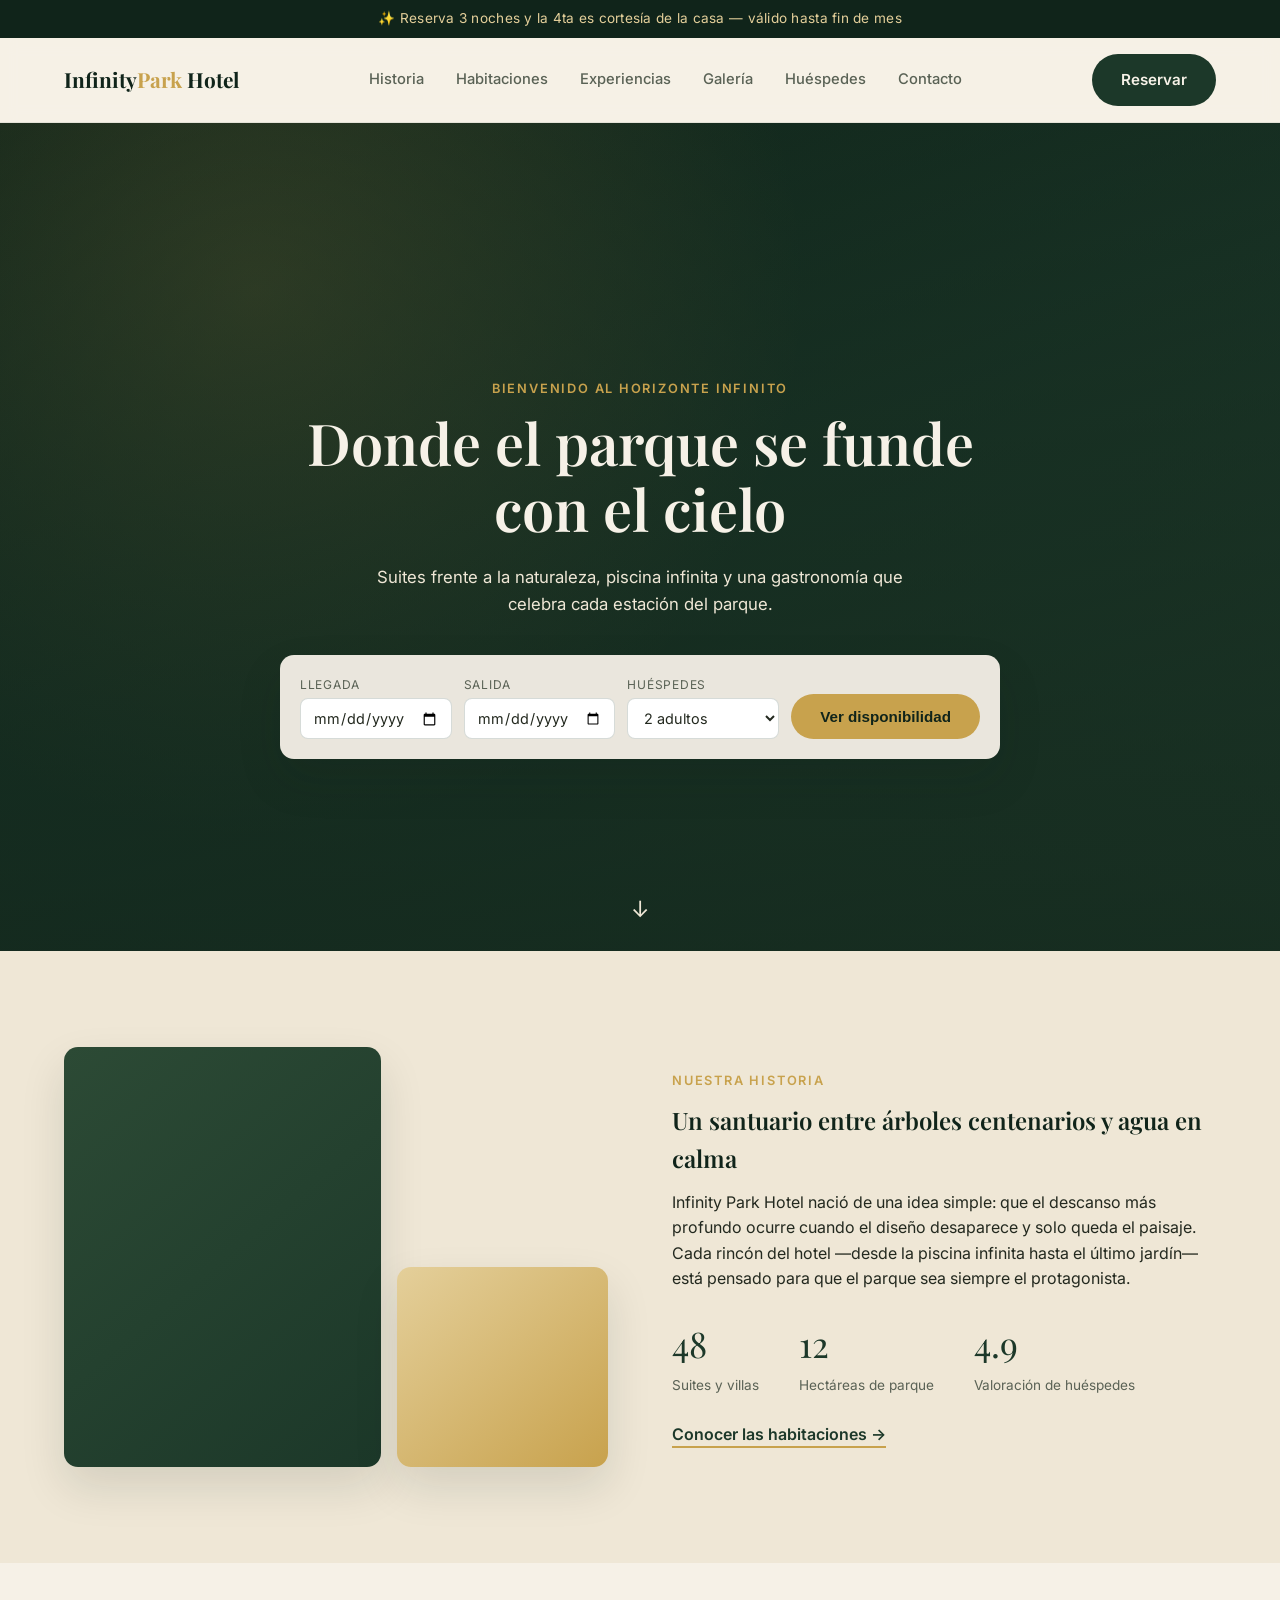
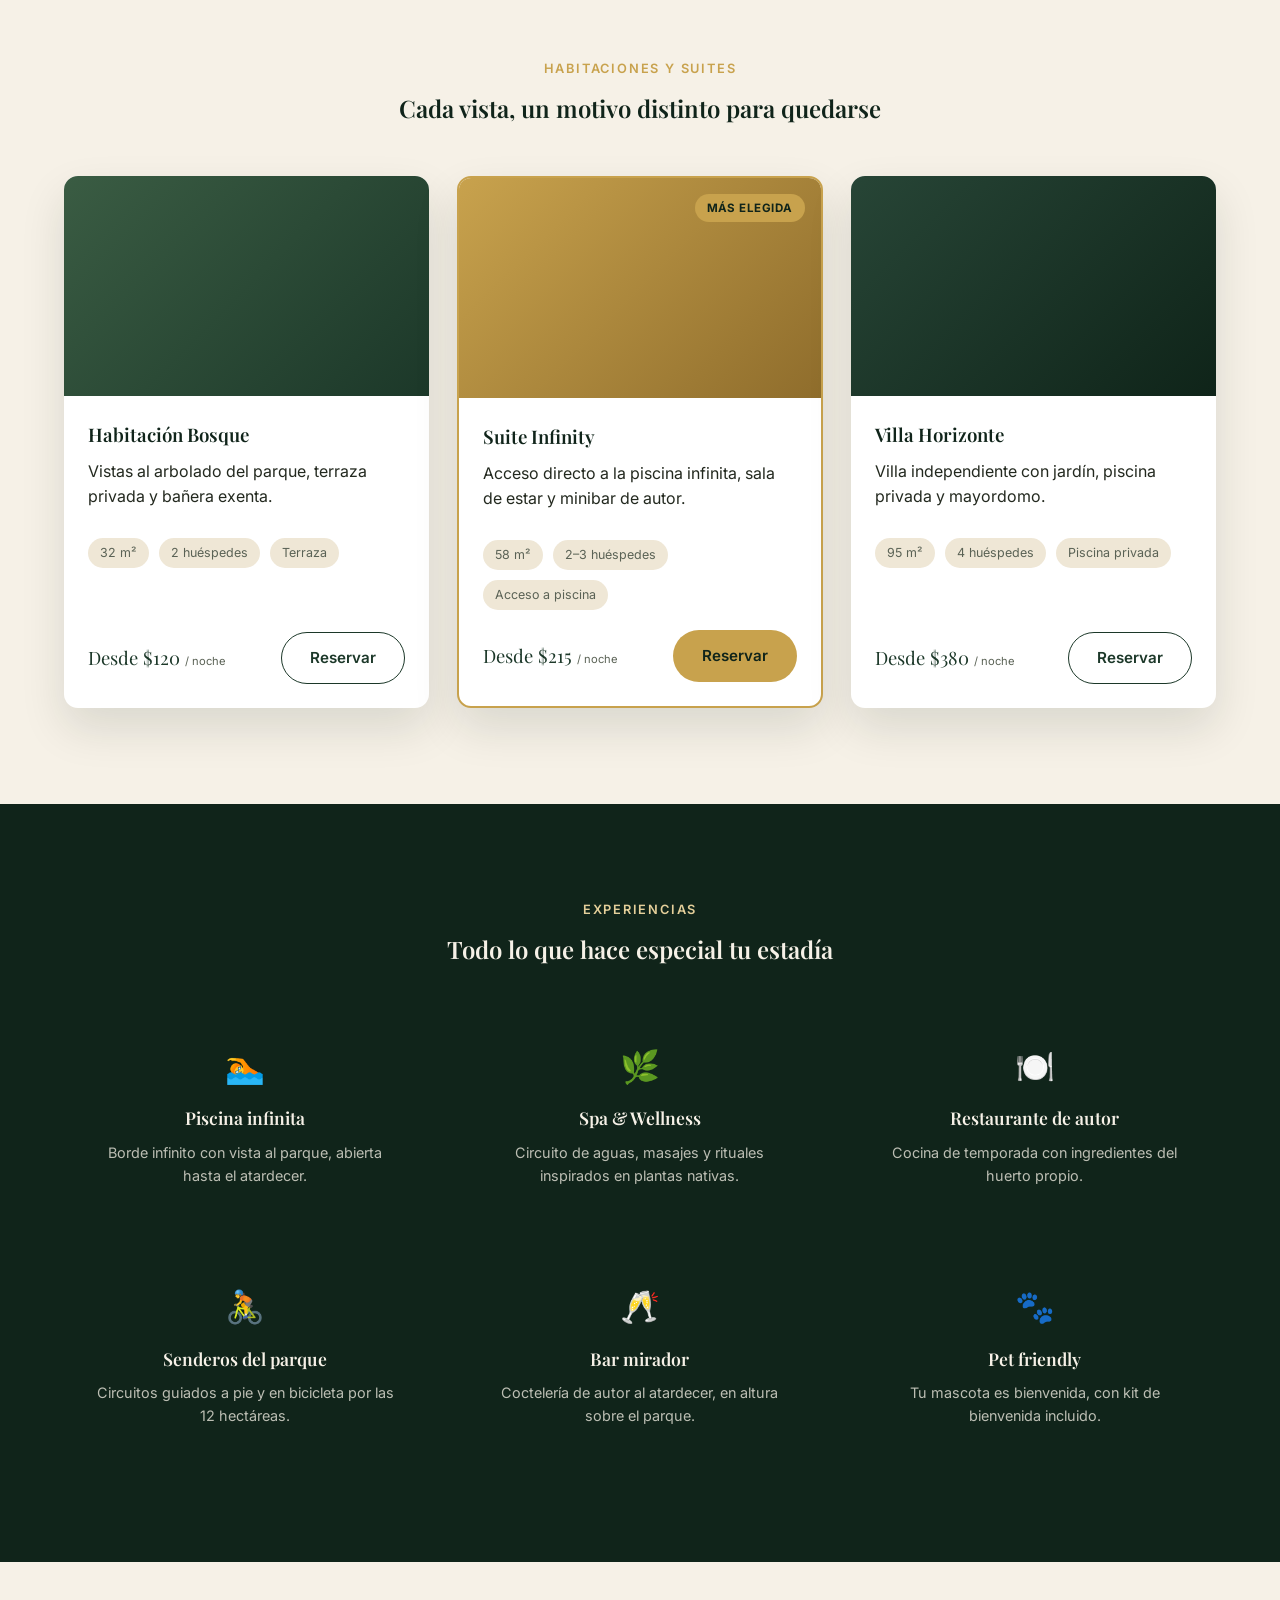
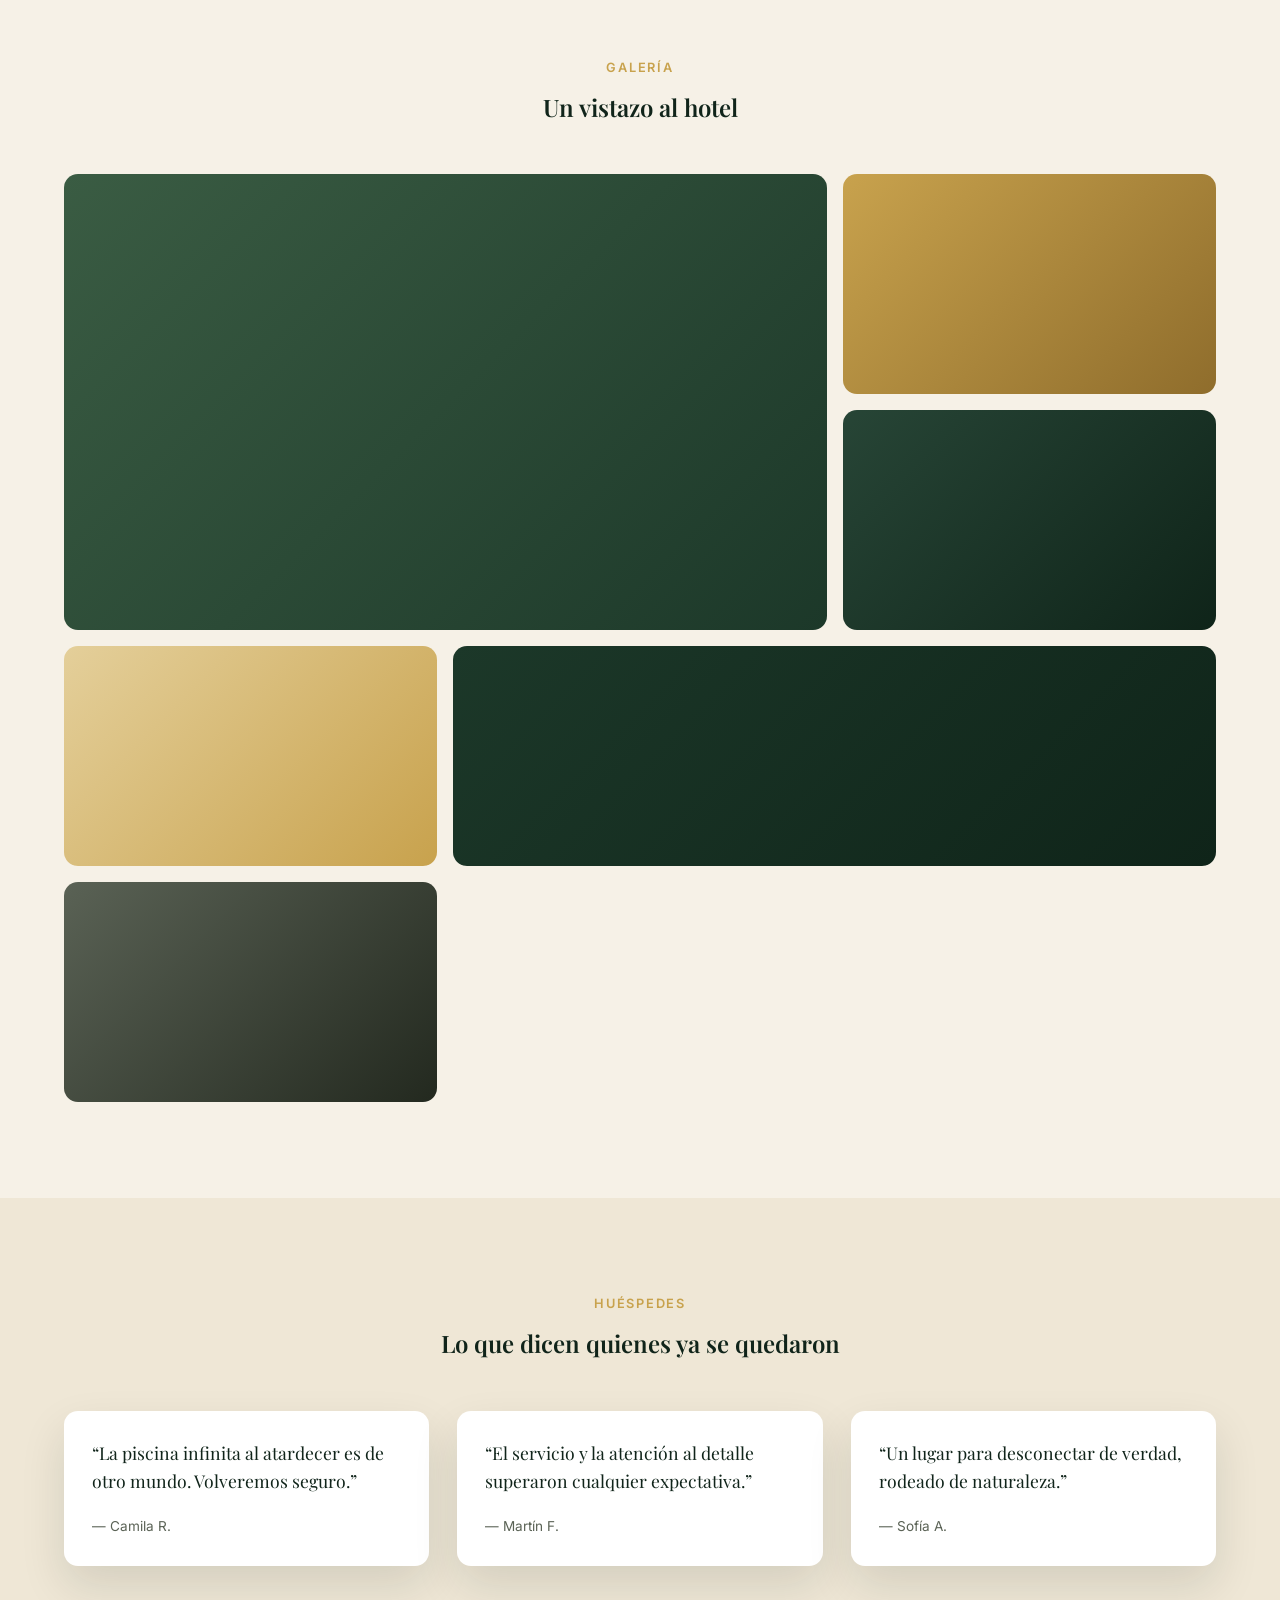
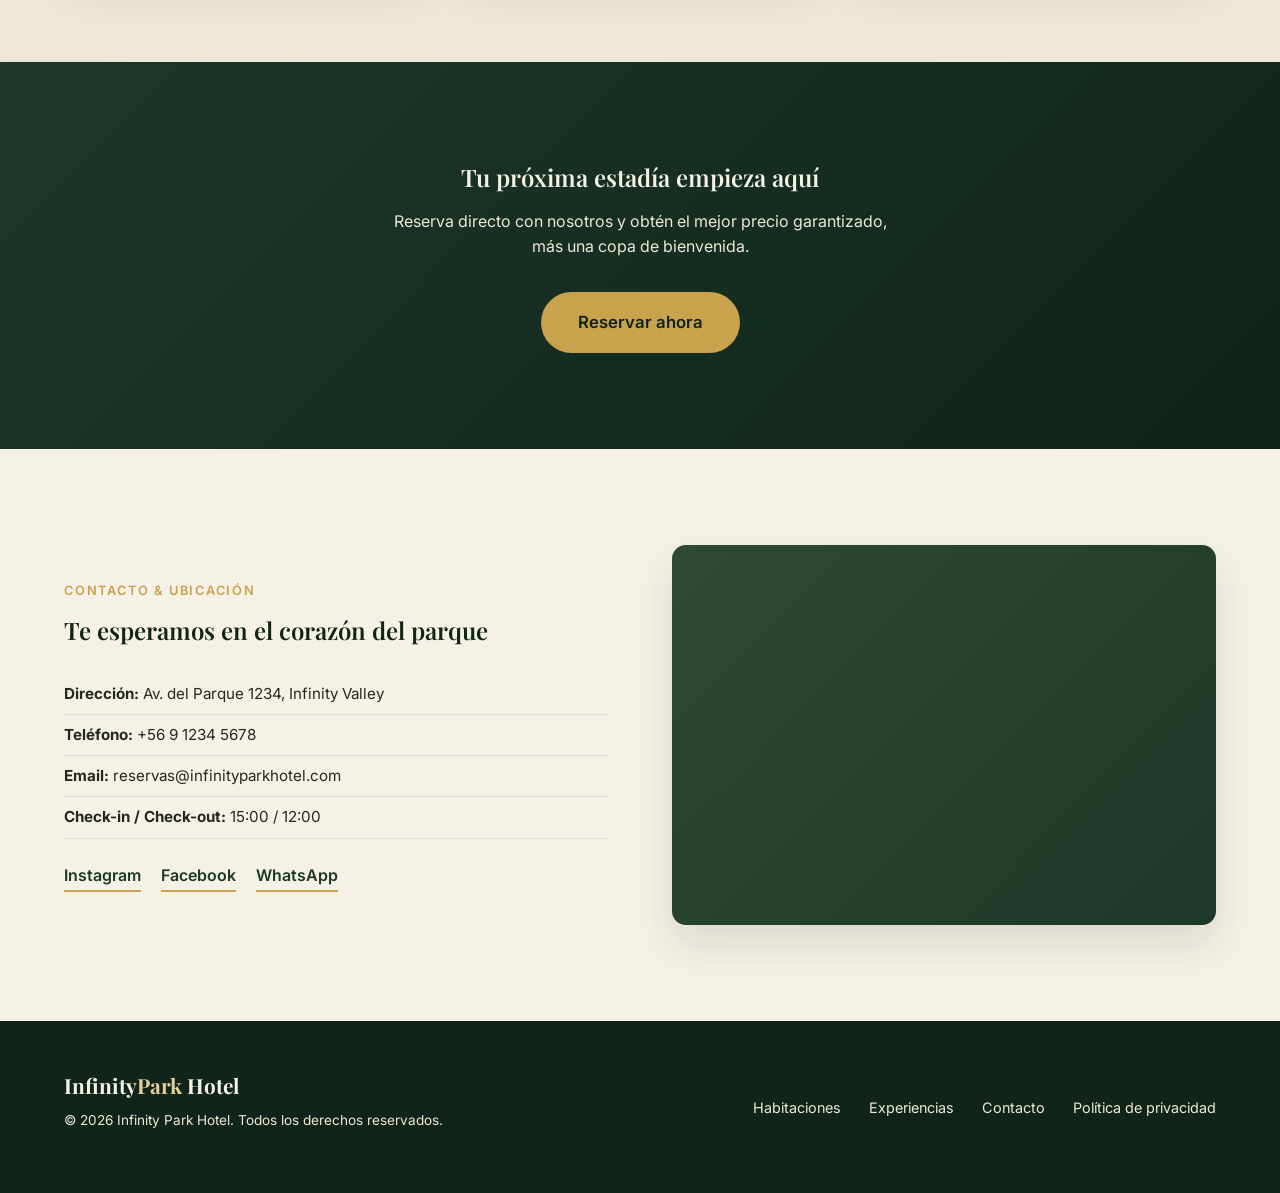
<file: index.html>
<!DOCTYPE html>
<html lang="es">
<head>
<meta charset="UTF-8">
<meta name="viewport" content="width=device-width, initial-scale=1.0">
<title>Infinity Park Hotel — Naturaleza, lujo y horizonte infinito</title>
<meta name="description" content="Infinity Park Hotel: suites con vista al parque, piscina infinita, spa y gastronomía de autor. Reserva tu estadía.">
<link rel="preconnect" href="https://fonts.googleapis.com">
<link rel="preconnect" href="https://fonts.gstatic.com" crossorigin>
<link href="https://fonts.googleapis.com/css2?family=Playfair+Display:wght@500;600;700&family=Inter:wght@400;500;600&display=swap" rel="stylesheet">
<link rel="stylesheet" href="assets/css/styles.css">
</head>
<body>

<div class="announcement">✨ Reserva 3 noches y la 4ta es cortesía de la casa — válido hasta fin de mes</div>

<header class="site-header" id="siteHeader">
  <div class="container header-inner">
    <a href="#home" class="logo">Infinity<span>Park</span> Hotel</a>
    <nav class="main-nav" id="mainNav">
      <a href="#about">Historia</a>
      <a href="#rooms">Habitaciones</a>
      <a href="#amenities">Experiencias</a>
      <a href="#gallery">Galería</a>
      <a href="#testimonials">Huéspedes</a>
      <a href="#contact">Contacto</a>
    </nav>
    <div class="header-actions">
      <a href="#booking" class="btn btn-primary">Reservar</a>
      <button class="nav-toggle" id="navToggle" aria-label="Abrir menú">
        <span></span><span></span><span></span>
      </button>
    </div>
  </div>
</header>

<main>

  <!-- HERO -->
  <section class="hero" id="home">
    <div class="hero-media" aria-hidden="true"></div>
    <div class="hero-overlay"></div>
    <div class="container hero-content">
      <p class="eyebrow">Bienvenido al horizonte infinito</p>
      <h1>Donde el parque se funde<br>con el cielo</h1>
      <p class="hero-sub">Suites frente a la naturaleza, piscina infinita y una gastronomía que celebra cada estación del parque.</p>

      <form class="booking-bar" id="bookingBar">
        <div class="field">
          <label for="checkin">Llegada</label>
          <input type="date" id="checkin" name="checkin" required>
        </div>
        <div class="field">
          <label for="checkout">Salida</label>
          <input type="date" id="checkout" name="checkout" required>
        </div>
        <div class="field">
          <label for="guests">Huéspedes</label>
          <select id="guests" name="guests">
            <option>1 adulto</option>
            <option selected>2 adultos</option>
            <option>2 adultos, 1 niño</option>
            <option>3+ adultos</option>
          </select>
        </div>
        <button type="submit" class="btn btn-gold">Ver disponibilidad</button>
      </form>
    </div>
    <a href="#about" class="scroll-cue" aria-label="Bajar">↓</a>
  </section>

  <!-- ABOUT -->
  <section class="about" id="about">
    <div class="container about-grid">
      <div class="about-media">
        <div class="media-block media-tall"></div>
        <div class="media-block media-accent"></div>
      </div>
      <div class="about-copy">
        <p class="eyebrow">Nuestra historia</p>
        <h2>Un santuario entre árboles centenarios y agua en calma</h2>
        <p>Infinity Park Hotel nació de una idea simple: que el descanso más profundo ocurre cuando el diseño desaparece y solo queda el paisaje. Cada rincón del hotel —desde la piscina infinita hasta el último jardín— está pensado para que el parque sea siempre el protagonista.</p>
        <div class="stats">
          <div class="stat">
            <span class="stat-number">48</span>
            <span class="stat-label">Suites y villas</span>
          </div>
          <div class="stat">
            <span class="stat-number">12</span>
            <span class="stat-label">Hectáreas de parque</span>
          </div>
          <div class="stat">
            <span class="stat-number">4.9</span>
            <span class="stat-label">Valoración de huéspedes</span>
          </div>
        </div>
        <a href="#rooms" class="link-arrow">Conocer las habitaciones →</a>
      </div>
    </div>
  </section>

  <!-- ROOMS -->
  <section class="rooms" id="rooms">
    <div class="container">
      <p class="eyebrow center">Habitaciones y suites</p>
      <h2 class="center">Cada vista, un motivo distinto para quedarse</h2>

      <div class="rooms-grid">
        <article class="room-card">
          <div class="room-media room-media--1"></div>
          <div class="room-body">
            <h3>Habitación Bosque</h3>
            <p>Vistas al arbolado del parque, terraza privada y bañera exenta.</p>
            <ul class="room-tags">
              <li>32 m²</li><li>2 huéspedes</li><li>Terraza</li>
            </ul>
            <div class="room-footer">
              <span class="price">Desde $120 <small>/ noche</small></span>
              <a href="#booking" class="btn btn-outline">Reservar</a>
            </div>
          </div>
        </article>

        <article class="room-card featured">
          <span class="badge">Más elegida</span>
          <div class="room-media room-media--2"></div>
          <div class="room-body">
            <h3>Suite Infinity</h3>
            <p>Acceso directo a la piscina infinita, sala de estar y minibar de autor.</p>
            <ul class="room-tags">
              <li>58 m²</li><li>2–3 huéspedes</li><li>Acceso a piscina</li>
            </ul>
            <div class="room-footer">
              <span class="price">Desde $215 <small>/ noche</small></span>
              <a href="#booking" class="btn btn-gold">Reservar</a>
            </div>
          </div>
        </article>

        <article class="room-card">
          <div class="room-media room-media--3"></div>
          <div class="room-body">
            <h3>Villa Horizonte</h3>
            <p>Villa independiente con jardín, piscina privada y mayordomo.</p>
            <ul class="room-tags">
              <li>95 m²</li><li>4 huéspedes</li><li>Piscina privada</li>
            </ul>
            <div class="room-footer">
              <span class="price">Desde $380 <small>/ noche</small></span>
              <a href="#booking" class="btn btn-outline">Reservar</a>
            </div>
          </div>
        </article>
      </div>
    </div>
  </section>

  <!-- AMENITIES -->
  <section class="amenities" id="amenities">
    <div class="container">
      <p class="eyebrow center">Experiencias</p>
      <h2 class="center">Todo lo que hace especial tu estadía</h2>

      <div class="amenities-grid">
        <div class="amenity"><div class="amenity-icon">🏊</div><h3>Piscina infinita</h3><p>Borde infinito con vista al parque, abierta hasta el atardecer.</p></div>
        <div class="amenity"><div class="amenity-icon">🌿</div><h3>Spa &amp; Wellness</h3><p>Circuito de aguas, masajes y rituales inspirados en plantas nativas.</p></div>
        <div class="amenity"><div class="amenity-icon">🍽️</div><h3>Restaurante de autor</h3><p>Cocina de temporada con ingredientes del huerto propio.</p></div>
        <div class="amenity"><div class="amenity-icon">🚴</div><h3>Senderos del parque</h3><p>Circuitos guiados a pie y en bicicleta por las 12 hectáreas.</p></div>
        <div class="amenity"><div class="amenity-icon">🥂</div><h3>Bar mirador</h3><p>Coctelería de autor al atardecer, en altura sobre el parque.</p></div>
        <div class="amenity"><div class="amenity-icon">🐾</div><h3>Pet friendly</h3><p>Tu mascota es bienvenida, con kit de bienvenida incluido.</p></div>
      </div>
    </div>
  </section>

  <!-- GALLERY -->
  <section class="gallery" id="gallery">
    <div class="container">
      <p class="eyebrow center">Galería</p>
      <h2 class="center">Un vistazo al hotel</h2>
      <div class="gallery-grid">
        <div class="gallery-item gi-1"></div>
        <div class="gallery-item gi-2"></div>
        <div class="gallery-item gi-3"></div>
        <div class="gallery-item gi-4"></div>
        <div class="gallery-item gi-5"></div>
        <div class="gallery-item gi-6"></div>
      </div>
    </div>
  </section>

  <!-- TESTIMONIALS -->
  <section class="testimonials" id="testimonials">
    <div class="container">
      <p class="eyebrow center">Huéspedes</p>
      <h2 class="center">Lo que dicen quienes ya se quedaron</h2>
      <div class="testimonial-grid">
        <blockquote class="testimonial">
          <p>“La piscina infinita al atardecer es de otro mundo. Volveremos seguro.”</p>
          <cite>— Camila R.</cite>
        </blockquote>
        <blockquote class="testimonial">
          <p>“El servicio y la atención al detalle superaron cualquier expectativa.”</p>
          <cite>— Martín F.</cite>
        </blockquote>
        <blockquote class="testimonial">
          <p>“Un lugar para desconectar de verdad, rodeado de naturaleza.”</p>
          <cite>— Sofía A.</cite>
        </blockquote>
      </div>
    </div>
  </section>

  <!-- BOOKING CTA -->
  <section class="cta" id="booking">
    <div class="container cta-inner">
      <h2>Tu próxima estadía empieza aquí</h2>
      <p>Reserva directo con nosotros y obtén el mejor precio garantizado, más una copa de bienvenida.</p>
      <a href="#contact" class="btn btn-gold btn-lg">Reservar ahora</a>
    </div>
  </section>

  <!-- CONTACT -->
  <section class="contact" id="contact">
    <div class="container contact-grid">
      <div class="contact-info">
        <p class="eyebrow">Contacto &amp; ubicación</p>
        <h2>Te esperamos en el corazón del parque</h2>
        <ul class="contact-list">
          <li><strong>Dirección:</strong> Av. del Parque 1234, Infinity Valley</li>
          <li><strong>Teléfono:</strong> +56 9 1234 5678</li>
          <li><strong>Email:</strong> reservas@infinityparkhotel.com</li>
          <li><strong>Check-in / Check-out:</strong> 15:00 / 12:00</li>
        </ul>
        <div class="social-links">
          <a href="#" aria-label="Instagram">Instagram</a>
          <a href="#" aria-label="Facebook">Facebook</a>
          <a href="#" aria-label="WhatsApp">WhatsApp</a>
        </div>
      </div>
      <div class="contact-map" aria-hidden="true"></div>
    </div>
  </section>

</main>

<footer class="site-footer">
  <div class="container footer-inner">
    <div>
      <a href="#home" class="logo logo-light">Infinity<span>Park</span> Hotel</a>
      <p>© <span id="year"></span> Infinity Park Hotel. Todos los derechos reservados.</p>
    </div>
    <div class="footer-links">
      <a href="#rooms">Habitaciones</a>
      <a href="#amenities">Experiencias</a>
      <a href="#contact">Contacto</a>
      <a href="#">Política de privacidad</a>
    </div>
  </div>
</footer>

<script src="assets/js/main.js"></script>
</body>
</html>
</file>
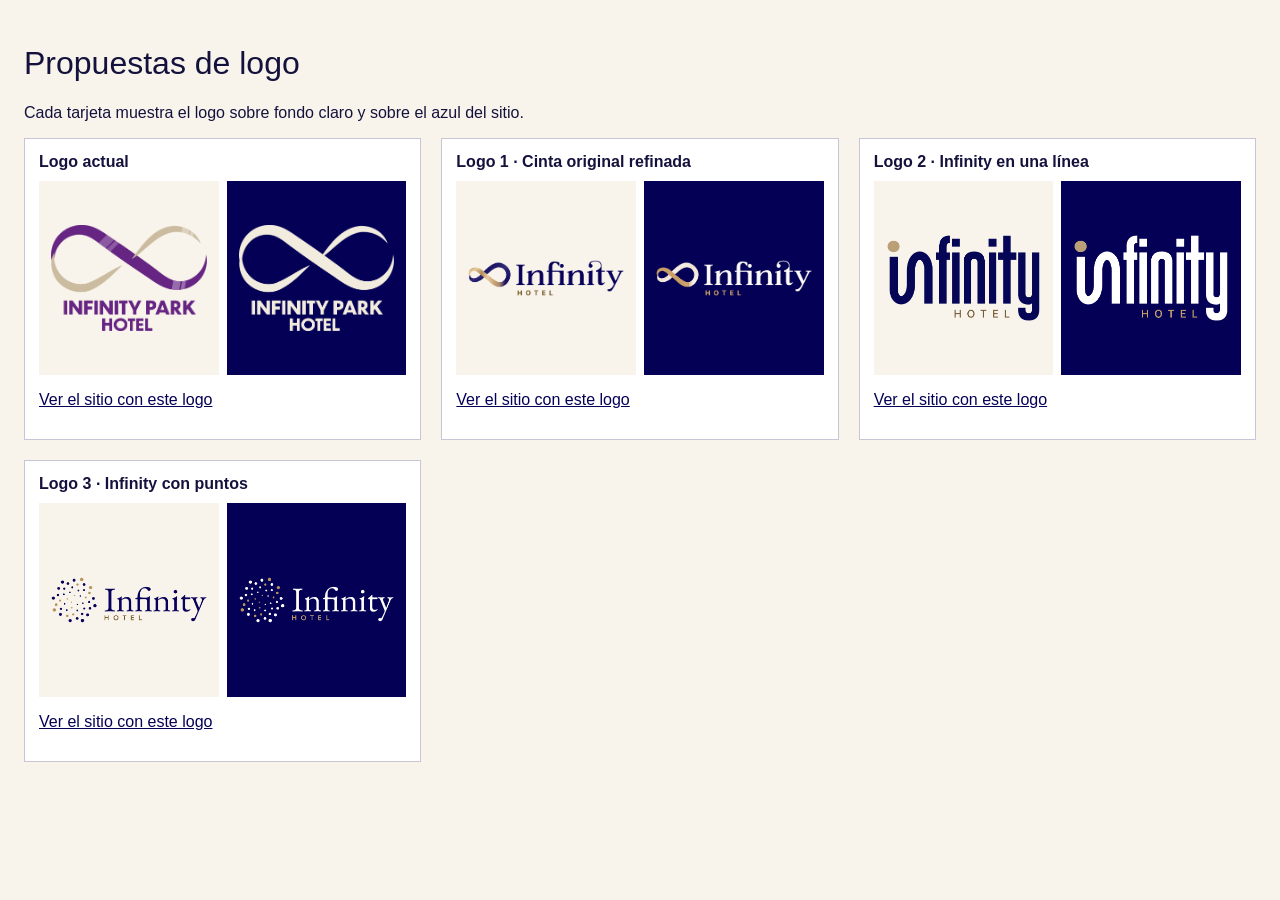
<file: propuesta-2/logos/index.html>
<!doctype html><html lang="es"><head><meta charset="utf-8"><meta name="viewport" content="width=device-width,initial-scale=1"><title>Propuestas de logo — Hotel Infinity</title><meta name="robots" content="noindex">
<style>body{margin:0;font-family:Jost,Arial,sans-serif;background:#F8F4EB;color:#14123D;padding:24px}h1{font-weight:500}.g{display:grid;grid-template-columns:repeat(auto-fill,minmax(340px,1fr));gap:20px}.c{border:1px solid #c9c4d6;padding:14px;background:#fff}.c h2{font-size:16px;margin:0 0 10px}.row{display:grid;grid-template-columns:1fr 1fr;gap:8px}.row div{display:flex;align-items:center;justify-content:center;height:170px;padding:12px;overflow:hidden}.bg1{background:#F8F4EB}.bg2{background:#040055}.row img{max-width:100%;max-height:140px;width:auto;height:auto;object-fit:contain}a{color:#040055}</style></head><body>
<h1>Propuestas de logo</h1><p>Cada tarjeta muestra el logo sobre fondo claro y sobre el azul del sitio.</p><div class="g"><article class="c"><h2>Logo actual</h2>
<div class="row"><div class="bg1"><img src="../assets/logos/actual.png" alt="Logo 1 sobre fondo claro"></div><div class="bg2"><img src="../assets/logos/actual-claro.png" alt="Logo 1 sobre fondo azul"></div></div>
<p><a href="actual/">Ver el sitio con este logo</a></p></article><article class="c"><h2>Logo 1 · Cinta original refinada</h2>
<div class="row"><div class="bg1"><img src="../assets/logos/cinta.png" alt="Logo 2 sobre fondo claro"></div><div class="bg2"><img src="../assets/logos/cinta-claro.png" alt="Logo 2 sobre fondo azul"></div></div>
<p><a href="cinta/">Ver el sitio con este logo</a></p></article><article class="c"><h2>Logo 2 · Infinity en una línea</h2>
<div class="row"><div class="bg1"><img src="../assets/logos/monograma-in.png" alt="Logo 3 sobre fondo claro"></div><div class="bg2"><img src="../assets/logos/monograma-in-claro.png" alt="Logo 3 sobre fondo azul"></div></div>
<p><a href="monograma-in/">Ver el sitio con este logo</a></p></article><article class="c"><h2>Logo 3 · Infinity con puntos</h2>
<div class="row"><div class="bg1"><img src="../assets/logos/puntos.png" alt="Logo 4 sobre fondo claro"></div><div class="bg2"><img src="../assets/logos/puntos-claro.png" alt="Logo 4 sobre fondo azul"></div></div>
<p><a href="puntos/">Ver el sitio con este logo</a></p></article></div></body></html>
</file>
<file: assets/css/styles.css>
/* ===== Design tokens ===== */
:root {
  --color-forest: #1c3829;
  --color-forest-deep: #10241a;
  --color-cream: #f6f1e7;
  --color-cream-soft: #efe7d6;
  --color-gold: #c8a24d;
  --color-gold-soft: #e4cf9a;
  --color-ink: #23291f;
  --color-ink-soft: #5a6255;

  --font-display: 'Playfair Display', Georgia, serif;
  --font-body: 'Inter', system-ui, -apple-system, sans-serif;

  --container-w: 1200px;
  --radius: 14px;
  --shadow-soft: 0 20px 45px rgba(16, 36, 26, 0.12);
}

* { box-sizing: border-box; }
html { scroll-behavior: smooth; }
body {
  margin: 0;
  font-family: var(--font-body);
  color: var(--color-ink);
  background: var(--color-cream);
  line-height: 1.6;
}
img { max-width: 100%; display: block; }
h1, h2, h3 { font-family: var(--font-display); font-weight: 600; margin: 0 0 .5em; color: var(--color-forest-deep); }
p { margin: 0 0 1em; }
a { color: inherit; text-decoration: none; }
.container { max-width: var(--container-w); margin: 0 auto; padding: 0 24px; }

.eyebrow {
  display: inline-block;
  font-size: .8rem;
  letter-spacing: .14em;
  text-transform: uppercase;
  color: var(--color-gold);
  font-weight: 600;
  margin-bottom: .75em;
}
.center { text-align: center; display: block; }
h2.center, p.eyebrow.center { display: block; text-align: center; }

/* ===== Buttons ===== */
.btn {
  display: inline-flex;
  align-items: center;
  justify-content: center;
  padding: 13px 28px;
  border-radius: 999px;
  font-weight: 600;
  font-size: .95rem;
  border: 1px solid transparent;
  cursor: pointer;
  transition: transform .2s ease, box-shadow .2s ease, background .2s ease;
  white-space: nowrap;
}
.btn:hover { transform: translateY(-2px); }
.btn-primary { background: var(--color-forest); color: var(--color-cream); }
.btn-primary:hover { box-shadow: var(--shadow-soft); }
.btn-gold { background: var(--color-gold); color: var(--color-forest-deep); }
.btn-gold:hover { background: var(--color-gold-soft); }
.btn-outline { background: transparent; color: var(--color-forest); border-color: var(--color-forest); }
.btn-outline:hover { background: var(--color-forest); color: var(--color-cream); }
.btn-lg { padding: 16px 36px; font-size: 1.05rem; }

/* ===== Announcement bar ===== */
.announcement {
  background: var(--color-forest-deep);
  color: var(--color-gold-soft);
  text-align: center;
  font-size: .85rem;
  padding: 8px 16px;
  letter-spacing: .02em;
}

/* ===== Header ===== */
.site-header {
  position: sticky;
  top: 0;
  z-index: 50;
  background: rgba(246, 241, 231, 0.92);
  backdrop-filter: blur(8px);
  border-bottom: 1px solid rgba(28, 56, 41, 0.08);
}
.header-inner {
  display: flex;
  align-items: center;
  justify-content: space-between;
  padding: 16px 24px;
}
.logo {
  font-family: var(--font-display);
  font-size: 1.3rem;
  font-weight: 700;
  color: var(--color-forest-deep);
}
.logo span { color: var(--color-gold); }
.logo-light { color: var(--color-cream); }
.logo-light span { color: var(--color-gold-soft); }
.main-nav {
  display: flex;
  gap: 32px;
}
.main-nav a {
  font-size: .92rem;
  font-weight: 500;
  color: var(--color-ink-soft);
  transition: color .2s ease;
}
.main-nav a:hover { color: var(--color-forest); }
.header-actions { display: flex; align-items: center; gap: 16px; }
.nav-toggle {
  display: none;
  flex-direction: column;
  gap: 5px;
  background: none;
  border: none;
  cursor: pointer;
  padding: 6px;
}
.nav-toggle span { width: 24px; height: 2px; background: var(--color-forest-deep); }

/* ===== Hero ===== */
.hero {
  position: relative;
  min-height: 92vh;
  display: flex;
  flex-direction: column;
  align-items: center;
  justify-content: center;
  overflow: hidden;
  color: var(--color-cream);
  text-align: center;
}
.hero-media {
  position: absolute;
  inset: 0;
  background:
    radial-gradient(circle at 20% 20%, rgba(200,162,77,.25), transparent 45%),
    linear-gradient(160deg, #0f2419 0%, #1c3829 45%, #2c4a35 100%);
}
.hero-overlay {
  position: absolute;
  inset: 0;
  background: linear-gradient(to bottom, rgba(16,36,26,.35), rgba(16,36,26,.75));
}
.hero-content { position: relative; z-index: 2; padding-top: 60px; }
.hero-content h1 {
  color: var(--color-cream);
  font-size: clamp(2.2rem, 5vw, 3.6rem);
  line-height: 1.15;
  margin-bottom: .4em;
}
.hero-sub {
  max-width: 560px;
  margin: 0 auto 2.2em;
  color: var(--color-cream-soft);
  font-size: 1.05rem;
}
.eyebrow.hero-eyebrow { color: var(--color-gold-soft); }

.booking-bar {
  display: flex;
  flex-wrap: wrap;
  gap: 12px;
  align-items: end;
  background: rgba(246,241,231,.95);
  border-radius: var(--radius);
  padding: 20px;
  max-width: 720px;
  margin: 0 auto;
  box-shadow: var(--shadow-soft);
}
.booking-bar .field {
  display: flex;
  flex-direction: column;
  text-align: left;
  flex: 1;
  min-width: 140px;
}
.booking-bar label {
  font-size: .75rem;
  text-transform: uppercase;
  letter-spacing: .06em;
  color: var(--color-ink-soft);
  margin-bottom: 4px;
}
.booking-bar input, .booking-bar select {
  border: 1px solid rgba(28,56,41,.18);
  border-radius: 8px;
  padding: 10px 12px;
  font-family: var(--font-body);
  font-size: .9rem;
  color: var(--color-ink);
  background: #fff;
}
.scroll-cue {
  position: absolute;
  bottom: 24px;
  left: 50%;
  transform: translateX(-50%);
  color: var(--color-cream-soft);
  font-size: 1.4rem;
  animation: bounce 2s infinite;
  z-index: 2;
}
@keyframes bounce {
  0%, 100% { transform: translate(-50%, 0); }
  50% { transform: translate(-50%, 8px); }
}

/* ===== Section spacing ===== */
section { padding: 96px 0; scroll-margin-top: 88px; }
.rooms, .gallery, .contact { background: var(--color-cream); }
.about, .testimonials { background: var(--color-cream-soft); }
.amenities { background: var(--color-forest-deep); color: var(--color-cream); }
.amenities h2, .amenities .eyebrow { color: var(--color-cream); }
.amenities .eyebrow { color: var(--color-gold-soft); }

/* ===== About ===== */
.about-grid {
  display: grid;
  grid-template-columns: 1fr 1fr;
  gap: 64px;
  align-items: center;
}
.about-media {
  display: grid;
  grid-template-columns: 1.2fr .8fr;
  gap: 16px;
}
.media-block {
  border-radius: var(--radius);
  min-height: 220px;
  background: linear-gradient(140deg, #2c4a35, #1c3829);
  box-shadow: var(--shadow-soft);
}
.media-tall { min-height: 420px; }
.media-accent { background: linear-gradient(140deg, var(--color-gold-soft), var(--color-gold)); align-self: end; min-height: 200px; }
.stats { display: flex; gap: 40px; margin: 24px 0; }
.stat-number { display: block; font-family: var(--font-display); font-size: 2.2rem; color: var(--color-forest); }
.stat-label { font-size: .85rem; color: var(--color-ink-soft); }
.link-arrow { font-weight: 600; color: var(--color-forest); border-bottom: 2px solid var(--color-gold); padding-bottom: 2px; }

/* ===== Rooms ===== */
.rooms-grid {
  margin-top: 48px;
  display: grid;
  grid-template-columns: repeat(3, 1fr);
  gap: 28px;
}
.room-card {
  position: relative;
  background: #fff;
  border-radius: var(--radius);
  overflow: hidden;
  box-shadow: var(--shadow-soft);
  display: flex;
  flex-direction: column;
  transition: transform .25s ease;
}
.room-card:hover { transform: translateY(-6px); }
.room-card.featured { border: 2px solid var(--color-gold); }
.badge {
  position: absolute;
  top: 16px; right: 16px;
  background: var(--color-gold);
  color: var(--color-forest-deep);
  font-size: .72rem;
  font-weight: 700;
  padding: 5px 12px;
  border-radius: 999px;
  z-index: 2;
  text-transform: uppercase;
  letter-spacing: .04em;
}
.room-media { height: 220px; background-size: cover; background-position: center; }
.room-media--1 { background: linear-gradient(135deg, #3a5c43, #1c3829); }
.room-media--2 { background: linear-gradient(135deg, #c8a24d, #8f6d2c); }
.room-media--3 { background: linear-gradient(135deg, #274536, #0f2419); }
.room-body { padding: 24px; display: flex; flex-direction: column; flex: 1; }
.room-tags { list-style: none; padding: 0; display: flex; gap: 10px; margin: 12px 0 20px; flex-wrap: wrap; }
.room-tags li { font-size: .78rem; background: var(--color-cream-soft); padding: 5px 12px; border-radius: 999px; color: var(--color-ink-soft); }
.room-footer { margin-top: auto; display: flex; align-items: center; justify-content: space-between; }
.price { font-family: var(--font-display); font-size: 1.15rem; color: var(--color-forest); }
.price small { font-family: var(--font-body); font-size: .7rem; color: var(--color-ink-soft); }

/* ===== Amenities ===== */
.amenities-grid {
  margin-top: 48px;
  display: grid;
  grid-template-columns: repeat(3, 1fr);
  gap: 32px;
}
.amenity { text-align: center; padding: 24px; }
.amenity-icon { font-size: 2rem; margin-bottom: 12px; }
.amenity h3 { color: var(--color-cream); font-size: 1.1rem; }
.amenity p { color: rgba(246,241,231,.75); font-size: .9rem; }

/* ===== Gallery ===== */
.gallery-grid {
  margin-top: 48px;
  display: grid;
  grid-template-columns: repeat(3, 1fr);
  grid-auto-rows: 220px;
  gap: 16px;
}
.gallery-item { border-radius: var(--radius); background: linear-gradient(135deg, #2c4a35, #1c3829); }
.gi-1 { grid-column: span 2; grid-row: span 2; background: linear-gradient(135deg, #3a5c43, #1c3829); }
.gi-2 { background: linear-gradient(135deg, #c8a24d, #8f6d2c); }
.gi-3 { background: linear-gradient(135deg, #274536, #0f2419); }
.gi-4 { background: linear-gradient(135deg, #e4cf9a, #c8a24d); }
.gi-5 { grid-column: span 2; background: linear-gradient(135deg, #1c3829, #0f2419); }
.gi-6 { background: linear-gradient(135deg, #5a6255, #23291f); }

/* ===== Testimonials ===== */
.testimonial-grid {
  margin-top: 48px;
  display: grid;
  grid-template-columns: repeat(3, 1fr);
  gap: 28px;
}
.testimonial {
  background: #fff;
  border-radius: var(--radius);
  padding: 28px;
  margin: 0;
  box-shadow: var(--shadow-soft);
}
.testimonial p { font-family: var(--font-display); font-size: 1.1rem; color: var(--color-forest-deep); }
.testimonial cite { font-size: .85rem; color: var(--color-ink-soft); font-style: normal; }

/* ===== CTA ===== */
.cta {
  background: linear-gradient(135deg, var(--color-forest), var(--color-forest-deep));
  color: var(--color-cream);
  text-align: center;
}
.cta h2 { color: var(--color-cream); }
.cta p { max-width: 520px; margin: 0 auto 2em; color: var(--color-cream-soft); }

/* ===== Contact ===== */
.contact-grid { display: grid; grid-template-columns: 1fr 1fr; gap: 64px; align-items: center; }
.contact-list { list-style: none; padding: 0; margin: 24px 0; }
.contact-list li { padding: 8px 0; border-bottom: 1px solid rgba(28,56,41,.1); font-size: .95rem; }
.social-links { display: flex; gap: 20px; }
.social-links a { font-weight: 600; color: var(--color-forest); border-bottom: 2px solid var(--color-gold); padding-bottom: 2px; }
.contact-map { min-height: 380px; border-radius: var(--radius); background: linear-gradient(135deg, #2c4a35, #1c3829); box-shadow: var(--shadow-soft); }

/* ===== Footer ===== */
.site-footer { background: var(--color-forest-deep); color: var(--color-cream-soft); padding: 48px 0; }
.footer-inner { display: flex; justify-content: space-between; align-items: center; flex-wrap: wrap; gap: 24px; }
.footer-inner p { font-size: .85rem; margin-top: 8px; }
.footer-links { display: flex; gap: 28px; }
.footer-links a { font-size: .9rem; }
.footer-links a:hover { color: var(--color-gold-soft); }

/* ===== Responsive ===== */
@media (max-width: 960px) {
  .about-grid, .contact-grid { grid-template-columns: 1fr; }
  .rooms-grid, .amenities-grid, .testimonial-grid { grid-template-columns: repeat(2, 1fr); }
  .gallery-grid { grid-template-columns: repeat(2, 1fr); }
  .gi-1, .gi-5 { grid-column: span 2; }
}
@media (max-width: 720px) {
  .main-nav {
    display: none;
    position: absolute;
    top: 100%;
    left: 0;
    right: 0;
    background: var(--color-cream);
    flex-direction: column;
    padding: 16px 24px;
    gap: 16px;
    border-bottom: 1px solid rgba(28,56,41,.08);
  }
  .main-nav.open { display: flex; }
  .nav-toggle { display: flex; }
  .rooms-grid, .amenities-grid, .testimonial-grid, .gallery-grid { grid-template-columns: 1fr; }
  .gi-1, .gi-5 { grid-column: span 1; }
  .booking-bar { flex-direction: column; align-items: stretch; }
  section { padding: 64px 0; }
}
</file>
